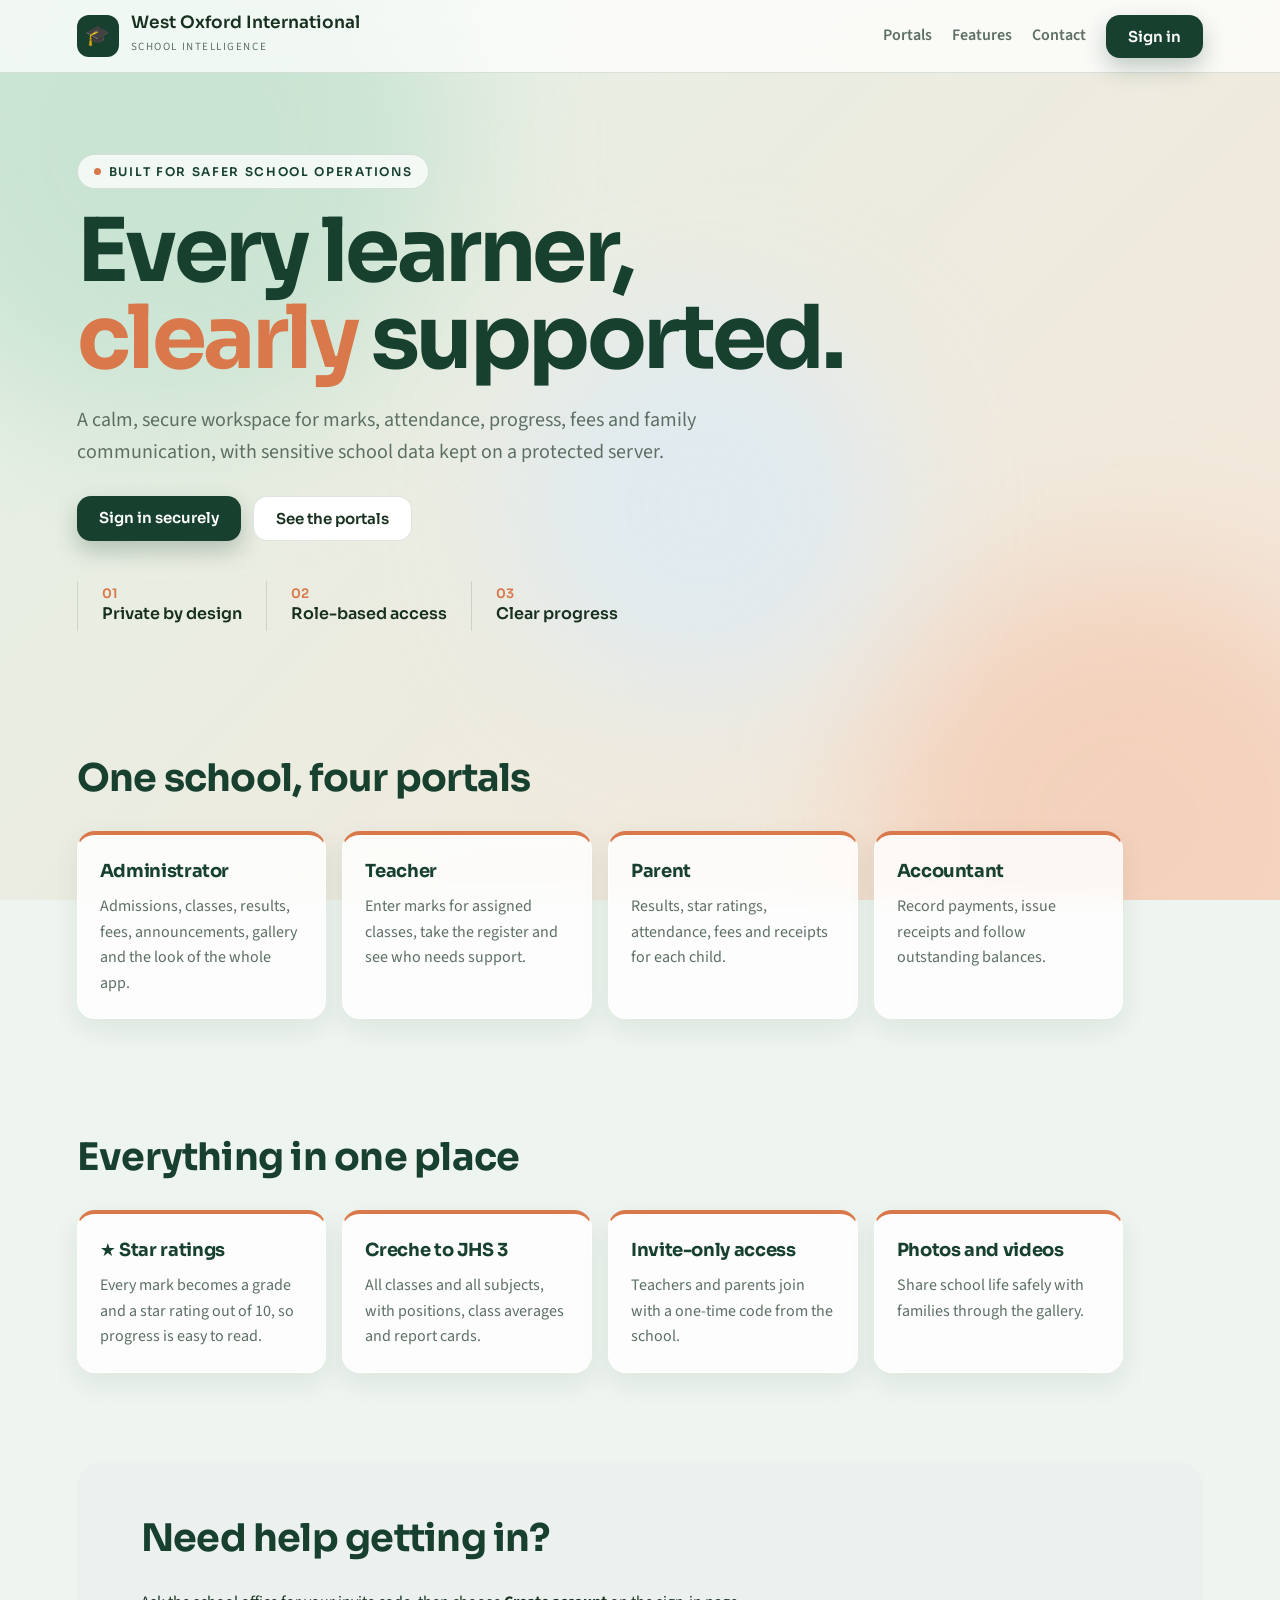
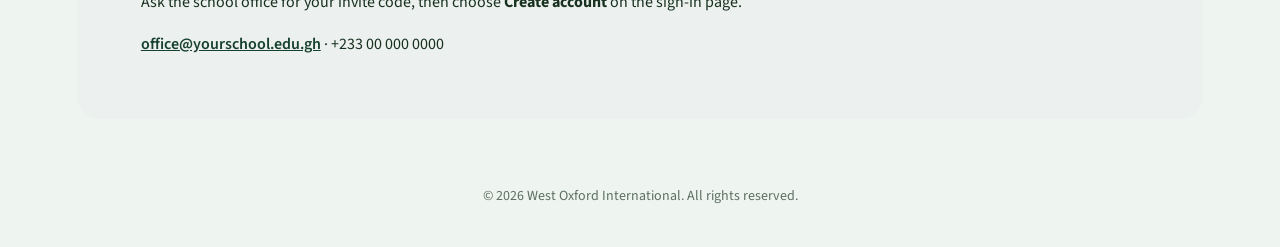
<file: index.html>
<!DOCTYPE html>
<html lang="en">
<head>
  <meta charset="utf-8">
  <meta name="viewport" content="width=device-width, initial-scale=1">
  <title>West Oxford International | School portal</title>
  <meta name="description" content="Marks, attendance, fees and progress for every learner, in one secure school portal.">
  <link rel="preconnect" href="https://fonts.googleapis.com">
  <link href="https://fonts.googleapis.com/css2?family=Sora:wght@500;600;700&family=Source+Sans+3:wght@400;600&display=swap" rel="stylesheet">
  <!-- Relative path (no leading slash) so it also works on a repo page like username.github.io/school-site/ -->
  <link rel="stylesheet" href="style.css">
</head>
<body>
  <div class="bg" aria-hidden="true"><span></span><span></span><span></span></div>

  <header class="nav">
    <a class="brand" href="#top">
      <span class="mark">🎓</span>
      <span><b>West Oxford International</b><small>School Intelligence</small></span>
    </a>
    <nav>
      <a href="#portals">Portals</a>
      <a href="#features">Features</a>
      <a href="#contact">Contact</a>
      <!-- CHANGE THIS LINK to your live portal address (search the file for YOUR-PORTAL-URL) -->
      <a class="btn" href="https://YOUR-PORTAL-URL">Sign in</a>
    </nav>
  </header>

  <main id="top">
    <section class="hero">
      <p class="pill">Built for safer school operations</p>
      <h1>Every learner,<br><em>clearly</em> supported.</h1>
      <p class="lead">A calm, secure workspace for marks, attendance, progress, fees and family communication, with sensitive school data kept on a protected server.</p>
      <div class="actions">
        <a class="btn" href="https://YOUR-PORTAL-URL">Sign in securely</a>
        <a class="btn ghost" href="#portals">See the portals</a>
      </div>
      <ul class="pillars">
        <li><small>01</small><b>Private by design</b></li>
        <li><small>02</small><b>Role-based access</b></li>
        <li><small>03</small><b>Clear progress</b></li>
      </ul>
    </section>

    <section id="portals" class="section">
      <h2>One school, four portals</h2>
      <div class="grid">
        <article class="card"><h3>Administrator</h3><p>Admissions, classes, results, fees, announcements, gallery and the look of the whole app.</p></article>
        <article class="card"><h3>Teacher</h3><p>Enter marks for assigned classes, take the register and see who needs support.</p></article>
        <article class="card"><h3>Parent</h3><p>Results, star ratings, attendance, fees and receipts for each child.</p></article>
        <article class="card"><h3>Accountant</h3><p>Record payments, issue receipts and follow outstanding balances.</p></article>
      </div>
    </section>

    <section id="features" class="section">
      <h2>Everything in one place</h2>
      <div class="grid">
        <article class="card"><h3>★ Star ratings</h3><p>Every mark becomes a grade and a star rating out of 10, so progress is easy to read.</p></article>
        <article class="card"><h3>Creche to JHS 3</h3><p>All classes and all subjects, with positions, class averages and report cards.</p></article>
        <article class="card"><h3>Invite-only access</h3><p>Teachers and parents join with a one-time code from the school.</p></article>
        <article class="card"><h3>Photos and videos</h3><p>Share school life safely with families through the gallery.</p></article>
      </div>
    </section>

    <section id="contact" class="section contact">
      <h2>Need help getting in?</h2>
      <p>Ask the school office for your invite code, then choose <b>Create account</b> on the sign-in page.</p>
      <!-- Replace with your real contact details -->
      <p><a href="mailto:office@yourschool.edu.gh">office@yourschool.edu.gh</a> · +233 00 000 0000</p>
    </section>
  </main>

  <footer class="foot">© 2026 West Oxford International. All rights reserved.</footer>
</body>
</html>
</file>
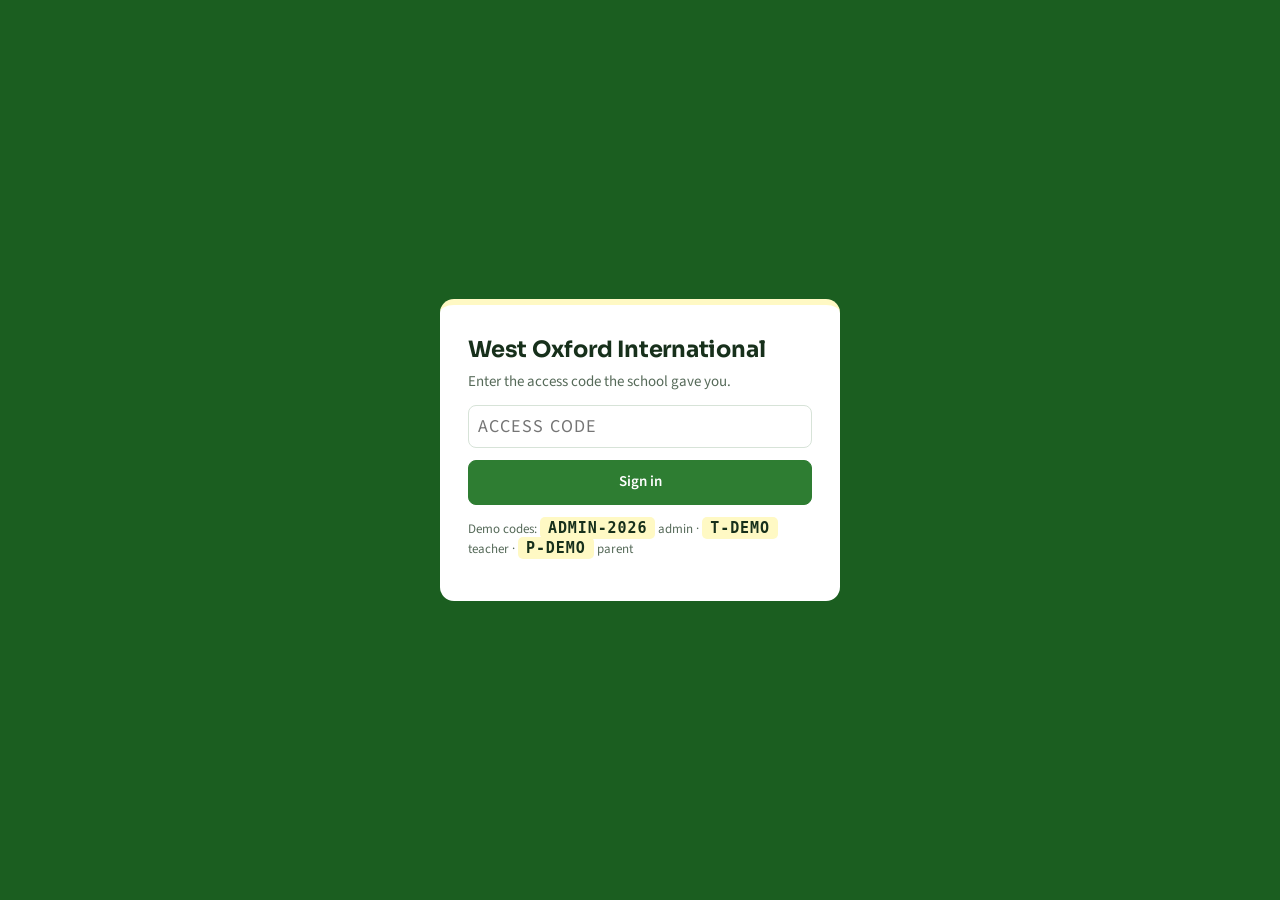
<file: classroll.html>
<!DOCTYPE html>
<html lang="en">
<head>
<meta charset="utf-8">
<meta name="viewport" content="width=device-width, initial-scale=1, viewport-fit=cover">
<title>Classroll – School portal</title>
<link href="https://fonts.googleapis.com/css2?family=Sora:wght@600;700&family=Source+Sans+3:wght@400;600&display=swap" rel="stylesheet">
<style>
:root{--bg:#F3F7F3;--surf:#fff;--ink:#17301B;--mute:#566A59;--line:#D7E3D8;--g1:#1B5E20;--g2:#2E7D32;--g3:#388E3C;--gl:#E8F5E9;--gm:#A5D6A7;--in:#FFF9C4;--star:#E0A100;--bad:#B3362B;--badsoft:#F9E1DE;--side:#1B5E20;--acc:#FFF9C4;
box-sizing:border-box;padding-top:env(safe-area-inset-top,0px);padding-bottom:env(safe-area-inset-bottom,0px)}
@media (prefers-color-scheme:dark){:root:not([data-theme="light"]){--bg:#0C1A0F;--surf:#13261A;--ink:#E6F2E7;--mute:#9DB6A0;--line:#25402B;--gl:#1B3524;--gm:#2E7D32;--in:#4B4511;--star:#F5C542;--bad:#F08A80;--badsoft:#43201C;--side:#0A1D0E}}
:root[data-theme="dark"]{--bg:#0C1A0F;--surf:#13261A;--ink:#E6F2E7;--mute:#9DB6A0;--line:#25402B;--gl:#1B3524;--gm:#2E7D32;--in:#4B4511;--star:#F5C542;--bad:#F08A80;--badsoft:#43201C;--side:#0A1D0E}
html{scroll-padding-top:env(safe-area-inset-top,0px);height:100%}
*{box-sizing:border-box}
body{margin:0;height:100%;background:var(--bg);color:var(--ink);font:400 15px/1.5 "Source Sans 3",system-ui,sans-serif}
h1,h2,h3{font-family:Sora,system-ui,sans-serif;margin:0;letter-spacing:-.01em}
.app{display:grid;grid-template-columns:210px 1fr;min-height:100%}
aside{background:var(--side);color:#E8F5E9;padding:18px 12px;display:flex;flex-direction:column;gap:3px}
.brand{font:700 19px Sora,sans-serif;color:#fff;padding:4px 10px}
.sub{font-size:13px;color:var(--gm);padding:0 10px 12px}
.nav{background:none;border:0;color:inherit;text-align:left;padding:8px 12px;border-radius:8px;font:inherit;cursor:pointer}
.nav:hover{background:rgba(255,255,255,.1)}
.nav[aria-current=true]{background:var(--acc);color:#12331A;font-weight:600}
.out{margin-top:auto}
button:focus-visible,input:focus-visible,select:focus-visible,textarea:focus-visible{outline:2px solid var(--star);outline-offset:1px}
main{padding:20px 26px;min-width:0}
.hd{background:var(--g1);color:#fff;border-radius:10px;padding:14px 18px;margin-bottom:16px;border-bottom:4px solid var(--acc)}
.hd h1{font-size:19px}.hd div{color:var(--gm);font-size:14px}
.row{display:flex;gap:8px;flex-wrap:wrap;align-items:center;margin-bottom:12px}
label{color:var(--mute);font-size:14px}
select,input,textarea,button.btn{font:inherit;padding:7px 9px;border:1px solid var(--line);border-radius:8px;background:var(--surf);color:var(--ink)}
button.btn{background:var(--g2);color:#fff;border-color:var(--g2);font-weight:600;cursor:pointer}
button.btn.alt{background:var(--surf);color:var(--ink);border-color:var(--line)}
.stats{display:grid;grid-template-columns:repeat(auto-fit,minmax(135px,1fr));gap:10px;margin-bottom:16px}
.stat{background:var(--surf);border:1px solid var(--line);border-top:4px solid var(--g2);border-radius:8px;padding:12px}
.stat b{display:block;font:700 22px Sora,sans-serif}.stat small{color:var(--mute)}
.card{background:var(--surf);border:1px solid var(--line);border-radius:10px;padding:14px;margin-bottom:16px}
.card h3{font-size:16px;margin-bottom:10px;color:var(--g2)}
.scroll{overflow-x:auto}
table{width:100%;border-collapse:collapse}
th,td{padding:6px 8px;border-bottom:1px solid var(--line);white-space:nowrap;text-align:left}
th{background:var(--gm);color:#12331A;font-size:13px;font-weight:600;white-space:pre-line;vertical-align:bottom}
tr.mx td{background:var(--gl);font-weight:600}
td.auto{background:var(--gl)}
td.nm{position:sticky;left:0;background:var(--surf);z-index:1}
input.mk{width:58px;background:var(--in);color:#17301B;text-align:center;padding:5px}
input.nmi{width:190px;background:var(--in);color:#17301B}
.stars{color:var(--star);letter-spacing:1px}
.pill{padding:2px 9px;border-radius:99px;font-size:13px;font-weight:600;background:var(--gl);color:var(--g2);border:0}
.pill.bad{background:var(--badsoft);color:var(--bad)}
.tog{cursor:pointer}
.bar{height:9px;background:var(--line);border-radius:9px;overflow:hidden;min-width:100px}.bar i{display:block;height:100%;background:var(--g3)}
.key{font-size:13px;color:var(--mute);margin:0 0 10px}.key span{padding:1px 8px;border-radius:4px;margin-right:6px;color:#17301B}
.code{font:700 15px ui-monospace,Menlo,monospace;letter-spacing:.06em;background:var(--in);color:#17301B;padding:2px 8px;border-radius:5px}
.toast{position:fixed;left:50%;bottom:calc(20px + env(safe-area-inset-bottom,0px));transform:translateX(-50%);background:var(--g1);color:#fff;padding:9px 16px;border-radius:8px;opacity:0;transition:opacity .2s;pointer-events:none;z-index:9}.toast.on{opacity:1}
.empty{color:var(--mute);padding:8px 0}
.login{min-height:100vh;display:grid;place-items:center;padding:20px;background:var(--g1)}
.lbox{background:var(--surf);border-radius:14px;padding:28px;max-width:400px;width:100%;border-top:6px solid var(--acc)}
.lbox input{width:100%;font-size:18px;letter-spacing:.08em;text-transform:uppercase;margin:12px 0}
.lbox .btn{width:100%;padding:10px}
.hint{font-size:13px;color:var(--mute);margin-top:14px}
.logo{height:42px;max-width:120px;object-fit:contain;border-radius:8px;vertical-align:middle;margin-right:10px;background:#fff;padding:2px}.login{background-size:cover;background-position:center}.gal{display:grid;grid-template-columns:repeat(auto-fill,minmax(220px,1fr));gap:12px}.gal figure{margin:0;background:var(--surf);border:1px solid var(--line);border-radius:10px;overflow:hidden}.gal img,.gal video{width:100%;height:160px;object-fit:cover;display:block;background:#000}.gal figcaption{padding:8px;font-size:14px}.banner{background:var(--gl);border-left:6px solid var(--acc);padding:10px 14px;border-radius:8px;margin-bottom:14px}.banner.warn{background:var(--badsoft);border-color:var(--bad)}
@media print{aside,.noprint,.toast{display:none!important}.app{display:block}main{padding:0}}
@media(max-width:760px){.app{grid-template-columns:1fr}aside{flex-direction:row;overflow-x:auto;padding:10px}.brand,.sub{display:none}.nav{white-space:nowrap}.out{margin:0}main{padding:14px}}
</style>
</head>
<body>
<div id="root"></div>
<div class="toast" id="toast" role="status"></div>
<script>
const CLS=['Creche','Nursery 1','Nursery 2','KG 1','KG 2','Basic 1','Basic 2','Basic 3','Basic 4','Basic 5','Basic 6A','Basic 6B','JHS 1','JHS 2','JHS 3'];
const COMP=['Class Exercises','Class Test 1','Class Test 2','Homework','Mid-Term Exam','End-of-Term Exam'];
const G=[[1,80,'Excellent'],[2,70,'Very Good'],[3,60,'Good'],[4,55,'Fairly Good'],[5,50,'Average'],[6,45,'Below Average'],[7,40,'Weak'],[8,35,'Very Weak'],[9,0,'Needs Urgent Help']];
const LV=['Needs Urgent Support','Very Weak','Weak','Below Average','Below Average','Average','Fair','Good','Very Good','Excellent','Outstanding'];
const TABS={admin:['Dashboard','Enter marks','Class dashboard','Learner report','Attendance','Learners','Access codes','Fees','Top 10','Gallery','Notices','Branding','Settings'],teacher:['Enter marks','Class dashboard','Learner report','Attendance','Top 10','Gallery','Notices'],parent:['Overview','Report card','Fees','Gallery','Notices']};
const KEY='classroll-v2';
const E=s=>String(s??'').replace(/[&<>"]/g,c=>({'&':'&amp;','<':'&lt;','>':'&gt;','"':'&quot;'}[c]));
const today=()=>new Date().toLocaleDateString('en-GB',{day:'numeric',month:'short',year:'numeric'});
let S,sess=null,seedv=7;const rnd=()=>(seedv=(seedv*16807)%2147483647)/2147483647;
function seed(){seedv=7;const FN=['Ama','Kofi','Esi','Yaw','Abena','Kwame','Efua','Kojo','Adwoa','Nii','Akosua','Fiifi','Maame','Kwesi','Araba','Nana'],LN=['Mensah','Boateng','Appiah','Owusu','Quaye','Sarpong','Asante','Tetteh','Darko','Amoah','Ofori','Acheampong'];
 const st={school:'West Oxford International',year:'2026/2027',pass:60,max:[20,30,30,20,100,100],admin:'ADMIN-2026'};
 const subj=['Mathematics','English','Science','Social Studies','ICT','RME','Creative Arts','Ghanaian Language'];
 const D={},cd={};let uid=1;
 CLS.forEach((c,ci)=>{cd[c]=40;D[c]=[];for(let k=0;k<7;k++){const a=35+rnd()*55,l={id:uid++,name:(LN[(k*5+ci)%12]+' '+FN[(k*3+ci*2)%16]).toUpperCase(),g:k%2?'F':'M',m:{},ab:Math.floor(rnd()*7),fee:800+ci*40,paid:0};
  l.paid=Math.round(l.fee*[1,1,.5,.75,.25][Math.floor(rnd()*5)]);
  subj.forEach(s=>{const b=a+(rnd()-.5)*22;l.m[s]=[0,1].map(t=>st.max.map(mx=>Math.max(0,Math.min(mx,Math.round(mx*(b+(rnd()-.5)*20+t*3)/100))))).concat([[]])});D[c].push(l)}});
 return{st,subj,D,cd,attd:{},uid,pay:[],notes:[{t:'Welcome to Classroll. Marks, attendance and fees all live here.',d:today()},{t:'Term 2 report cards will be ready for parents once teachers finish entering marks.',d:today()}],
  T:[{name:'Peniel Quarshie',code:'T-DEMO',cls:['Basic 6A','Basic 6B'],subj:['Mathematics']},{name:'Abigail Tetteh',code:'T-ENG01',cls:['JHS 1','JHS 2','JHS 3'],subj:['English','Social Studies']}],
  P:[{name:'Kofi Mensah',code:'P-DEMO',lids:[D['Basic 6A'][0].id,D['JHS 1'][1].id]}]}}
function fix(s){s.br=Object.assign({logo:'',tag:'',welcome:'',c1:'#1B5E20',c2:'#FFF9C4',bgType:'default',bg:'#F3F7F3',bgImg:'',hint:true},s.br||{});s.gal=s.gal||[];return s}
function load(){let s=null;try{const j=localStorage.getItem(KEY);if(j)s=JSON.parse(j)}catch(e){}return fix(s||seed())}
function save(){try{localStorage.setItem(KEY,JSON.stringify(S))}catch(e){}}
const lg=()=>S.br.logo?`<img class="logo" src="${E(S.br.logo)}" alt="School logo">`:'';
const loginBg=()=>S.br.bgType=='image'&&S.br.bgImg?`background-image:url('${E(S.br.bgImg)}')`:'';
const banner=()=>{let h='';if(S.br.welcome)h+=`<div class="banner">${E(S.br.welcome)}</div>`;if(sess&&sess.role=='admin'&&S.st.admin=='ADMIN-2026')h+='<div class="banner warn"><b>Change the admin code.</b> It is still the demo code. Open Settings to set your own.</div>';return h};
function theme(){const b=S.br,r=document.documentElement.style,dk=matchMedia('(prefers-color-scheme: dark)').matches,d=b.c1.toLowerCase()=='#1b5e20';const set=(k,v)=>v?r.setProperty(k,v):r.removeProperty(k),m=q=>`color-mix(in srgb,${b.c1} ${q}%,white)`;
 set('--g1',d?'':b.c1);set('--side',d||dk?'':b.c1);set('--g2',d?'':m(82));set('--g3',d?'':m(68));set('--gl',d||dk?'':m(10));set('--gm',d||dk?'':m(38));set('--acc',b.c2.toLowerCase()=='#fff9c4'?'':b.c2);
 document.body.style.background=b.bgType=='image'&&b.bgImg?`url("${b.bgImg}") center/cover fixed`:b.bgType=='color'?b.bg:''}
async function putMedia(f,max,type){const isV=f.type.startsWith('video');let A=null;try{A=window.claude?await window.claude.use('assets'):null}catch(e){}let blob=f;
 if(!isV){try{const bm=await createImageBitmap(f),k=Math.min(1,max/Math.max(bm.width,bm.height)),c=document.createElement('canvas');c.width=Math.round(bm.width*k);c.height=Math.round(bm.height*k);c.getContext('2d').drawImage(bm,0,0,c.width,c.height);blob=await new Promise(r=>c.toBlob(r,type,.82))}catch(e){toast('That picture could not be read');return null}}
 if(A){try{return(await A.upload(blob)).url}catch(e){toast('Upload was refused: '+(e.message||'check file storage'));return null}}
 if(isV){toast('Videos need the hosted page with file storage. Pictures work here.');return null}
 return await new Promise(r=>{const fr=new FileReader();fr.onload=()=>r(fr.result);fr.readAsDataURL(blob)})}
const U={tab:0,cls:'',subj:'',term:1,dterm:1,dsubj:'ALL',rid:null,gp:'A',child:null,code:'',q:'',fc:'Basic 6A',fid:null,ab:{}};
const toast=m=>{const t=document.getElementById('toast');t.textContent=m;t.classList.add('on');clearTimeout(toast.h);toast.h=setTimeout(()=>t.classList.remove('on'),2200)};
const avgA=a=>a.length?Math.round(a.reduce((p,c)=>p+c,0)/a.length*10)/10:null;
function tot(l,s,t){let x=0,mx=0,n=0;((l.m[s]||[])[t-1]||[]).forEach((v,i)=>{if(v!==null&&v!==undefined){x+=v;mx+=S.st.max[i];n++}});return n?{s:x,f:Math.round(x/mx*1000)/10}:null}
function fin(l,s,t){if(t==='A')return avgA([1,2,3].map(x=>fin(l,s,x)).filter(v=>v!==null));if(s==='ALL')return avgA(S.subj.map(x=>fin(l,x,t)).filter(v=>v!==null));const r=tot(l,s,t);return r?r.f:null}
const gr=f=>G.find(g=>f>=g[1]),sn=f=>Math.min(10,Math.round(f/10)),sstr=n=>'★'.repeat(n)+'☆'.repeat(10-n),stx=n=>`<span class="stars">${sstr(n)}</span>`;
const pos=(c,s,t,f)=>1+S.D[c].filter(x=>{const y=fin(x,s,t);return y!==null&&y>f}).length;
const vals=(c,s,t)=>S.D[c].map(l=>fin(l,s,t)).filter(v=>v!==null);
const rate=a=>a.length?Math.round(a.filter(v=>v>=S.st.pass).length/a.length*100):null;
const pc=v=>v===null||v===undefined?'':v+'%';
const med=a=>{if(!a.length)return null;const s=[...a].sort((x,y)=>x-y),m=s.length>>1;return s.length%2?s[m]:Math.round((s[m-1]+s[m])*5)/10};
const att=(c,l)=>S.cd[c]?Math.round((1-l.ab/S.cd[c])*100):100;
const bal=l=>l.fee-l.paid;
const cur=n=>'GH₵ '+n.toLocaleString();
const findL=id=>{for(const c of CLS){const l=S.D[c].find(x=>x.id==id);if(l)return{l,c}}return null};
const myCls=()=>sess.role=='admin'?CLS:sess.t.cls,mySub=()=>sess.role=='admin'?S.subj:sess.t.subj;
const bar=p=>`<div class="bar"><i style="width:${Math.min(100,p||0)}%"></i></div>`;
const tbl=(h,r,em)=>`<div class="scroll"><table><thead><tr>${h.map(x=>`<th>${x}</th>`).join('')}</tr></thead><tbody>${r.length?r.map(x=>`<tr>${x.map(c=>`<td>${c}</td>`).join('')}</tr>`).join(''):`<tr><td colspan="${h.length}" class="empty">${em||'Nothing here yet.'}</td></tr>`}</tbody></table></div>`;
const stat=(n,l)=>`<div class="stat"><b>${n}</b><small>${l}</small></div>`;
const sel=(id,o,v,lab)=>`<label>${lab} <select id="${id}">${o.map(x=>`<option value="${E(x[0])}" ${x[0]==v?'selected':''}>${E(x[1])}</option>`).join('')}</select></label>`;
const cSel=(id,v)=>sel(id,myCls().map(c=>[c,c]),v,'Class');
const sSel=(id,v,all)=>sel(id,[...(all?[['ALL','All subjects']]:[]),...mySub().map(s=>[s,s])],v,'Subject');
const tSel=(id,v,an)=>sel(id,[[1,'Term 1'],[2,'Term 2'],[3,'Term 3'],...(an?[['A','Annual']]:[])],v,'Period');
const codeGen=p=>{const a='ABCDEFGHJKLMNPQRSTUVWXYZ23456789';let s='';for(let i=0;i<5;i++)s+=a[Math.floor(Math.random()*a.length)];return p+'-'+s};
const notices=()=>`<div class="card"><h3>Announcements</h3>${S.notes.length?S.notes.map(n=>`<p style="margin:8px 0"><b>${E(n.d)}</b> · ${E(n.t)}</p>`).join(''):'<p class="empty">No announcements yet.</p>'}</div>`;

function report(l,c){const f=fin(l,'ALL','A'),ft=[1,2,3].map(t=>fin(l,'ALL',t)).filter(v=>v!==null),tr=ft.length>1?ft[ft.length-1]-ft[ft.length-2]:null;
 const rows=S.subj.map(s=>[s,...[1,2,3].map(t=>pc(fin(l,s,t))),...(()=>{const a=fin(l,s,'A');return a===null?['','','']:[a+'%',gr(a)[0]+' · '+gr(a)[2],stx(sn(a))]})()]);
 const sv=S.subj.map(s=>[s,fin(l,s,'A')]).filter(x=>x[1]!==null).sort((a,b)=>b[1]-a[1]);
 const cm=f===null?'No marks recorded yet.':`${l.name.split(' ')[0]} is performing at "${LV[sn(f)].toLowerCase()}" level${sv.length>1?`, strongest in ${sv[0][0]} and needing most support in ${sv[sv.length-1][0]}`:''}.${tr!==null?(tr>0?' Results improved since last term. Keep it up!':tr<0?' Results dropped since last term. Extra practice at home will help.':' Results are steady.'):''}`;
 return `<div class="card"><h3>${lg()}${E(S.st.school)}: report card</h3><p><b>${E(l.name)}</b> · ${c} · ${l.g=='M'?'Boy':'Girl'} · ${E(S.st.year)}</p>
 <div class="stats">${stat(f===null?'–':f+'%','Annual average')}${stat(f===null?'–':pos(c,'ALL','A',f)+' of '+vals(c,'ALL','A').length,'Position in class')}${stat(f===null?'–':stx(sn(f)),f===null?'Stars':LV[sn(f)])}${stat(att(c,l)+'%','Attendance')}</div>
 ${tbl(['Subject','Term 1','Term 2','Term 3','Annual','GES grade','Stars'],rows)}<p><b>Comment:</b> ${E(cm)}</p><button class="btn alt noprint" id="print">Print report card</button></div>`}

function cells(l){const r=tot(l,U.subj,U.term);if(!r)return{s:'',f:'',g:'',r:'',p:'',n:'',st:''};const g=gr(r.f),n=sn(r.f);return{s:r.s,f:r.f,g:g[0],r:g[2],p:pos(U.cls,U.subj,U.term,r.f),n,st:stx(n)}}
const KS=['s','f','g','r','p','n','st'];
function refresh(){S.D[U.cls].forEach(l=>{const c=cells(l);KS.forEach(k=>{const e=document.getElementById(k+l.id);if(e)e.innerHTML=c[k]})})}

const V={
'Dashboard':()=>{const t=U.dterm,s=U.dsubj,all=CLS.flatMap(c=>S.D[c].map(l=>fin(l,s,t)).filter(v=>v!==null)),L=CLS.flatMap(c=>S.D[c]);
 const paid=L.reduce((a,l)=>a+l.paid,0),billed=L.reduce((a,l)=>a+l.fee,0);
 const rows=CLS.map(c=>{const a=vals(c,s,t),m=avgA(a),ss=avgA(a.map(sn));return[c,a.length,m??'',med(a)??'',a.length?Math.max(...a):'',a.length?Math.min(...a):'',pc(rate(a)),ss??'',ss===null?'':stx(Math.round(ss))]});
 const sr=S.subj.map(x=>{const a=CLS.flatMap(c=>vals(c,x,t));const m=avgA(a);return[x,m??'',pc(rate(a)),m===null?'':stx(sn(m)),bar(m)]});
 return `${banner()}<div class="row">${tSel('dterm',t,1)}${sel('dsubj',[['ALL','All subjects'],...S.subj.map(x=>[x,x])],s,'Subject')}</div>
 <div class="stats">${stat(L.length,'Learners')}${stat(S.T.length,'Teachers')}${stat(avgA(all)??'–','School mean (%)')}${stat(all.length?pc(rate(all)):'–','Pass rate')}${stat(Math.round(paid/billed*100)+'%','Fees collected')}${stat(Math.round(L.reduce((a,l)=>a+att(CLS.find(c=>S.D[c].includes(l)),l),0)/L.length)+'%','Attendance')}</div>
 <div class="card"><h3>Class performance</h3>${tbl(['Class','Learners','Mean','Median','Highest','Lowest','Pass rate','Avg stars','Class stars'],rows)}</div>
 <div class="card"><h3>Subject performance (all classes)</h3>${tbl(['Subject','Mean','Pass rate','Stars',''],sr)}</div>`},
'Enter marks':()=>{const L=S.D[U.cls];return `<div class="row">${cSel('cls',U.cls)}${sSel('subj',U.subj)}${tSel('term',U.term)}${sess.role=='admin'?'<button class="btn" id="add">Add learner</button>':''}</div>
<p class="key"><span style="background:var(--in)">Yellow</span>type here <span style="background:var(--gl);margin-left:10px">Green</span>fills in automatically. Leave a mark empty if not done yet; type 0 for a zero. Marks save as you type.</p>
<div class="card"><div class="scroll"><table><thead><tr><th>No.</th><th>Learner name</th>${COMP.map(c=>`<th>${c.replace(' ','\n')}</th>`).join('')}<th>Total\nscore</th><th>FINAL\nMARK /100</th><th>GES\ngrade</th><th>Remark</th><th>Position</th><th>Stars\n(/10)</th><th>Star rating</th></tr></thead><tbody>
<tr class="mx"><td></td><td>MAXIMUM MARKS</td>${S.st.max.map(m=>`<td>${m}</td>`).join('')}<td>${S.st.max.reduce((a,b)=>a+b)}</td><td>100</td><td colspan="5"></td></tr>
${L.map((l,i)=>{const c=cells(l),m=(l.m[U.subj]||[])[U.term-1]||[];return `<tr><td>${i+1}</td><td class="nm">${E(l.name)}</td>${S.st.max.map((mx,j)=>`<td><input class="mk" type="number" inputmode="numeric" min="0" max="${mx}" value="${m[j]??''}" data-l="${l.id}" data-j="${j}" aria-label="${COMP[j]} for ${E(l.name)}"></td>`).join('')}${KS.map(k=>`<td class="auto" id="${k}${l.id}">${c[k]}</td>`).join('')}</tr>`}).join('')}</tbody></table></div></div>`},
'Class dashboard':()=>{const a=vals(U.cls,U.dsubj,U.dterm),n=a.length,ss=a.map(sn),sm=avgA(ss);const dist=G.map(g=>[g,a.filter(v=>gr(v)[0]==g[0]).length]);
 const ranked=S.D[U.cls].filter(l=>fin(l,U.dsubj,U.dterm)!==null).sort((x,y)=>fin(y,U.dsubj,U.dterm)-fin(x,U.dsubj,U.dterm));
 const low=ranked.filter(l=>fin(l,U.dsubj,U.dterm)<S.st.pass);
 return `<div class="row">${cSel('cls',U.cls)}${sSel('dsubj',U.dsubj,1)}${tSel('dterm',U.dterm,1)}</div><div class="stats">${stat(n,'Learners assessed')}${stat(n?avgA(a):'–','Class mean (%)')}${stat(n?Math.max(...a):'–','Highest')}${stat(n?Math.min(...a):'–','Lowest')}${stat(n?pc(rate(a)):'–','Pass rate')}${stat(n?sm:'–','Average stars')}</div>
 <div class="card">${n?`<h3>Class star rating: ${stx(Math.round(sm))} ${LV[Math.round(sm)]}</h3>`:'<p class="empty">No marks entered for this period yet.</p>'}</div>
 <div class="card"><h3>Needs support (below ${S.st.pass}%)</h3>${low.length?low.map(l=>`<span class="pill bad" style="margin-right:6px">${E(l.name)} · ${fin(l,U.dsubj,U.dterm)}%</span>`).join(''):'<p class="empty">Nobody is below the pass mark.</p>'}</div>
 <div class="card"><h3>Grade spread</h3>${tbl(['GES grade','Remark','Learners',''],dist.map(([g,c])=>[g[0],g[2],c,bar(n?c/n*100:0)]))}</div>
 <div class="card"><h3>Learners ranked</h3>${tbl(['Pos.','Learner','Mark','Grade','Stars'],ranked.map(l=>{const f=fin(l,U.dsubj,U.dterm);return[pos(U.cls,U.dsubj,U.dterm,f),E(l.name),f,gr(f)[0],stx(sn(f))]}))}</div>`},
'Learner report':()=>{const L=S.D[U.cls];if(!L.find(l=>l.id==U.rid))U.rid=L[0]?.id;const l=L.find(x=>x.id==U.rid);
 return `<div class="row noprint">${cSel('cls',U.cls)}${sel('rid',L.map(x=>[x.id,x.name]),U.rid,'Learner')}</div>`+(l?report(l,U.cls):'<p class="empty">No learners in this class.</p>')},
'Attendance':()=>{const L=S.D[U.cls],done=S.attd[U.cls]==today();return `<div class="row">${cSel('cls',U.cls)}<span class="pill">${S.cd[U.cls]} days recorded</span></div><div class="card"><h3>Register for ${today()}</h3>${done?'<p class="empty">Today’s register is already saved for this class.</p>':''}${tbl(['Learner','Today','Attendance'],L.map(l=>{const p=!U.ab[l.id];return[E(l.name),`<button class="pill tog ${p?'':'bad'}" data-att="${l.id}">${p?'Present':'Absent'}</button>`,att(U.cls,l)+'%']}))}<div class="row" style="margin-top:12px"><button class="btn" id="saveatt" ${done?'disabled':''}>Save register</button></div></div>`},
'Learners':()=>{const rows=CLS.flatMap(c=>S.D[c].map(l=>[c,l])).filter(([c,l])=>l.name.toLowerCase().includes(U.q.toLowerCase()));
 return `<div class="card"><h3>Admit a learner</h3><div class="row">${cSel('cls',U.cls)}<input id="nn" placeholder="Full name" aria-label="Full name"><select id="ng" aria-label="Gender"><option>M</option><option>F</option></select><button class="btn" id="admit">Admit learner</button></div></div>
 <div class="card"><h3>All learners (${rows.length})</h3><div class="row"><input id="q" placeholder="Search by name" value="${E(U.q)}" aria-label="Search"></div>${tbl(['Name','Class','M/F','Average','Stars','Attendance','Fee balance'],rows.map(([c,l])=>{const f=fin(l,'ALL','A');return[E(l.name),c,l.g,pc(f),f===null?'':stx(sn(f)),att(c,l)+'%',bal(l)?`<span class="pill bad">${cur(bal(l))}</span>`:'<span class="pill">Cleared</span>']}))}</div>`},
'Access codes':()=>`<div class="card"><h3>Give a teacher access</h3><p class="key">Choose the classes and subjects they teach (hold Ctrl or Cmd to pick more than one). The app creates their code.</p><div class="row"><input id="tn" placeholder="Teacher name" aria-label="Teacher name"><select id="tc" multiple size="5" aria-label="Classes">${CLS.map(c=>`<option>${c}</option>`).join('')}</select><select id="ts" multiple size="5" aria-label="Subjects">${S.subj.map(c=>`<option>${E(c)}</option>`).join('')}</select><button class="btn" id="gent">Generate teacher code</button></div>
 ${tbl(['Teacher','Classes','Subjects','Code','Status',''],S.T.map((t,i)=>[E(t.name),t.cls.join(', '),t.subj.map(E).join(', '),`<span class="code">${t.code}</span>`,t.off?'<span class="pill bad">Revoked</span>':'<span class="pill">Active</span>',`<button class="btn alt" data-rev="T${i}">${t.off?'Restore':'Revoke'}</button>`]))}</div>
 <div class="card"><h3>Give a parent access</h3><p class="key">Pick the learner and type the parent’s name. If that parent already has a code, the child is added to it.</p><div class="row">${cSel('fc',U.fc)}${sel('fid',S.D[U.fc].map(l=>[l.id,l.name]),U.fid||S.D[U.fc][0]?.id,'Learner')}<input id="pn" placeholder="Parent name" aria-label="Parent name"><button class="btn" id="genp">Generate parent code</button></div>
 ${tbl(['Parent','Children','Code','Status',''],S.P.map((p,i)=>[E(p.name),p.lids.map(id=>E(findL(id)?.l.name)).join(', '),`<span class="code">${p.code}</span>`,p.off?'<span class="pill bad">Revoked</span>':'<span class="pill">Active</span>',`<button class="btn alt" data-rev="P${i}">${p.off?'Restore':'Revoke'}</button>`]))}</div>`,
'Fees':()=>{const L=S.D[U.fc];const rows=CLS.flatMap(c=>S.D[c].filter(bal).map(l=>[E(l.name),c,cur(bal(l))]));
 return `<div class="card"><h3>Record a payment</h3><div class="row">${cSel('fc',U.fc)}${sel('fid',L.map(l=>[l.id,`${l.name} (owes ${cur(bal(l))})`]),U.fid||L[0]?.id,'Learner')}<input id="pa" type="number" min="1" placeholder="Amount (GH₵)" aria-label="Amount"><button class="btn" id="pay">Issue receipt</button></div></div>
 <div class="card"><h3>Outstanding balances</h3>${tbl(['Learner','Class','Balance'],rows,'Every account is cleared.')}</div><div class="card"><h3>Receipts</h3>${tbl(['Receipt','Learner','Date','Amount'],S.pay.slice().reverse().map(p=>[p.id,E(findL(p.lid)?.l.name),p.d,cur(p.a)]),'No receipts yet.')}</div>`},
'Top 10':()=>{const all=myCls().flatMap(c=>S.D[c].map(l=>({c,l,f:fin(l,U.dsubj,U.gp)}))).filter(x=>x.f!==null).sort((a,b)=>b.f-a.f).slice(0,10);
 return `<div class="row">${tSel('gp',U.gp,1)}${sSel('dsubj',U.dsubj,1)}</div><div class="card"><h3>Top 10 learners</h3>${tbl(['Rank','Learner','Class','M/F','Mark','Grade','Stars'],all.map((r,i)=>[i+1,E(r.l.name),r.c,r.l.g,r.f,gr(r.f)[0],stx(sn(r.f))]))}</div>`},
'Notices':()=>(sess.role=='admin'?`<div class="row"><input id="nt" placeholder="Write an announcement" style="flex:1;min-width:220px" aria-label="Announcement"><button class="btn" id="post">Post announcement</button></div>`:'')+notices(),
'Settings':()=>`<div class="card"><h3>School details</h3><div class="row"><label>School name <input data-st="school" value="${E(S.st.school)}"></label><label>Academic year <input data-st="year" value="${E(S.st.year)}"></label><label>Pass mark (%) <input data-st="pass" type="number" value="${S.st.pass}" style="width:80px"></label><label>Admin code <input data-st="admin" value="${E(S.st.admin)}"></label></div><p class="key">Change the admin code before real use.</p></div>
<div class="card"><h3>Assessment maximum marks</h3><div class="row">${COMP.map((c,i)=>`<label>${c} <input data-mx="${i}" type="number" min="1" value="${S.st.max[i]}" style="width:80px"></label>`).join('')}</div></div>
<div class="card"><h3>Subjects</h3><p>${S.subj.map(E).join(' · ')}</p><div class="row"><input id="ns" placeholder="New subject"><button class="btn" id="adds">Add subject</button><button class="btn alt" id="reset">Reset demo data</button></div></div>
<div class="card"><h3>GES grading and star rating</h3>${tbl(['Grade','From (%)','Remark'],G.map(g=>[g[0],g[1],g[2]]))}<p class="key">Stars = final mark ÷ 10, rounded to the nearest whole star, out of 10.</p></div>`,
'Gallery':()=>(sess.role=='admin'?`<div class="card noprint"><h3>Add to the gallery</h3><div class="row"><input id="gf" type="file" accept="image/*,video/*" multiple aria-label="Choose pictures or videos"><input id="gc" placeholder="Caption (optional)" aria-label="Caption"><button class="btn" id="gadd">Upload</button></div><p class="key">Pictures are resized automatically. Videos need file storage, which is available when the owner opens the hosted page.</p></div>`:'')+`<div class="gal">${S.gal.length?S.gal.map((g,i)=>`<figure>${g.type=='vid'?`<video src="${E(g.src)}" controls preload="metadata"></video>`:`<img src="${E(g.src)}" alt="${E(g.cap||'School photo')}">`}<figcaption>${E(g.cap||'')} ${sess.role=='admin'?`<button class="btn alt" data-gdel="${i}">Remove</button>`:''}</figcaption></figure>`).join(''):'<p class="empty">No pictures or videos yet.</p>'}</div>`,
'Branding':()=>{const b=S.br,o=(v,t)=>`<option value="${v}" ${b.bgType==v?'selected':''}>${t}</option>`;return `<div class="card"><h3>Logo and welcome</h3><div class="row">${lg()}<input id="lf" type="file" accept="image/*" aria-label="Upload school logo"><button class="btn alt" id="lrm">Remove logo</button></div><div class="row"><label>Tagline <input data-br="tag" value="${E(b.tag)}" style="width:280px"></label></div><div class="row"><label>Welcome message <textarea data-br="welcome" rows="2" style="width:min(520px,100%)">${E(b.welcome)}</textarea></label></div></div>
<div class="card"><h3>Colours</h3><div class="row"><label>Main colour <input type="color" data-br="c1" value="${b.c1}"></label><label>Highlight colour <input type="color" data-br="c2" value="${b.c2}"></label><button class="btn alt" id="bdef">Back to green and yellow</button></div></div>
<div class="card"><h3>App background</h3><div class="row"><label>Style <select data-br="bgType">${o('default','Default')}${o('color','Solid colour')}${o('image','Picture')}</select></label><label>Colour <input type="color" data-br="bg" value="${b.bg}"></label><input id="bf" type="file" accept="image/*" aria-label="Upload background picture"></div></div>
<div class="card"><h3>Sign-in page</h3><label><input type="checkbox" data-brc="hint" ${b.hint?'checked':''}> Show the demo codes on the sign-in page</label><p class="key">Turn this off before real use.</p></div>`},
'Overview':()=>{const k=kids(),x=findL(U.child),l=x.l,c=x.c,f=fin(l,'ALL','A'),sv=S.subj.map(s=>[s,fin(l,s,'A')]).filter(v=>v[1]!==null).sort((a,b)=>b[1]-a[1]);
 return childSel(k)+banner()+`<div class="stats">${stat(f===null?'–':f+'%','Annual average')}${stat(f===null?'–':pos(c,'ALL','A',f)+' of '+vals(c,'ALL','A').length,'Position')}${stat(f===null?'–':stx(sn(f)),f===null?'Stars':LV[sn(f)])}${stat(att(c,l)+'%','Attendance')}${stat(bal(l)?cur(bal(l)):'Cleared','Fee balance')}</div>
 <div class="card"><h3>Subjects at a glance</h3>${tbl(['Subject','Annual mark','Stars',''],sv.map(([s,v])=>[s,v+'%',stx(sn(v)),bar(v)]),'No marks yet.')}</div>${notices()}`},
'Report card':()=>{const x=findL(U.child);return `<div class="noprint">${childSel(kids())}</div>`+report(x.l,x.c)},
'Fees ':()=>{}
};
V['Fees']=((adm)=>()=>sess.role=='parent'?(()=>{const x=findL(U.child),l=x.l;return childSel(kids())+`<div class="stats">${stat(cur(l.fee),'Billed')}${stat(cur(l.paid),'Paid')}${stat(bal(l)?cur(bal(l)):'Cleared','Balance')}</div><div class="card"><h3>Receipts</h3>${tbl(['Receipt','Date','Amount'],S.pay.filter(p=>p.lid==l.id).map(p=>[p.id,p.d,cur(p.a)]),'No receipts yet.')}</div>`})():adm())(V['Fees']);
const kids=()=>sess.p.lids.map(findL).filter(Boolean);
const childSel=k=>`<div class="row noprint">${sel('child',k.map(x=>[x.l.id,x.l.name+' ('+x.c+')']),U.child,'Child')}</div>`;

function render(){const root=document.getElementById('root');
 if(!sess){root.innerHTML=`<div class="login" style="${loginBg()}"><div class="lbox">${lg()}<h2>${E(S.st.school)}</h2><p style="color:var(--mute);margin:4px 0 0">Enter the access code the school gave you.</p><input id="code" placeholder="ACCESS CODE" autocomplete="off" aria-label="Access code" value="${E(U.code)}"><button class="btn" id="login">Sign in</button>${S.br.hint?'<p class="hint">Demo codes: <span class="code">ADMIN-2026</span> admin · <span class="code">T-DEMO</span> teacher · <span class="code">P-DEMO</span> parent</p>':''}</div></div>`;return}
 const tabs=TABS[sess.role];if(U.tab>=tabs.length)U.tab=0;const tn=tabs[U.tab];
 root.innerHTML=`<div class="app"><aside><div class="brand">${lg()}Classroll</div><div class="sub">${E(sess.name)} · ${sess.role}</div>${tabs.map((t,i)=>`<button class="nav" data-tab="${i}" ${i==U.tab?'aria-current="true"':''}>${t}</button>`).join('')}<button class="nav out" id="logout">Sign out</button></aside><main><div class="hd"><h1>${lg()}${E(S.st.school).toUpperCase()}</h1><div>${S.br.tag?E(S.br.tag)+' · ':''}${tn} · Academic year ${E(S.st.year)}</div></div>${V[tn]()}</main></div>`}
function start(role){U.tab=0;U.cls=sess.role=='parent'?'':myCls()[0];U.subj=sess.role=='parent'?'':mySub()[0];U.dsubj='ALL';U.fc=CLS[10];U.fid=null;U.rid=null;if(sess.role=='parent')U.child=sess.p.lids[0]}
document.addEventListener('click',e=>{const t=e.target,id=t.id,b=t.closest('[data-tab]');
 const ADM=['add','admit','gent','genp','pay','post','adds','reset','lrm','bdef','gadd'];if((ADM.includes(id)||t.dataset.rev||t.dataset.gdel)&&(!sess||sess.role!='admin'))return;
 if(id=='lrm'){S.br.logo='';save();render();return}
 if(id=='bdef'){Object.assign(S.br,{c1:'#1B5E20',c2:'#FFF9C4'});save();theme();render();return}
 if(t.dataset.gdel){S.gal.splice(+t.dataset.gdel,1);save();render();return}
 if(id=='gadd'){const fs=[...document.getElementById('gf').files],cap=document.getElementById('gc').value.trim();if(!fs.length)return toast('Choose a picture or video first');toast('Uploading…');(async()=>{let n=0;for(const f of fs){if(S.gal.length>=40)break;const v=f.type.startsWith('video'),u=await putMedia(f,900,'image/jpeg');if(u){S.gal.push({type:v?'vid':'img',src:u,cap});n++}}save();render();toast(n?n+' added to the gallery':'Nothing was added')})();return}
 if(b){U.tab=+b.dataset.tab;render();return}
 if(id=='login'){if(Date.now()<(U.lock||0))return toast('Sign-in is paused. Try again in '+Math.ceil((U.lock-Date.now())/1000)+' seconds.');const v=document.getElementById('code').value.trim().toUpperCase();U.code=v;
  if(v&&v===S.st.admin.toUpperCase())sess={role:'admin',name:'Administrator'};
  else{const th=S.T.find(x=>x.code===v&&!x.off),p=S.P.find(x=>x.code===v&&!x.off);if(th)sess={role:'teacher',name:th.name,t:th};else if(p)sess={role:'parent',name:p.name,p}}
  if(!sess){U.fails=(U.fails||0)+1;if(U.fails>=5){U.lock=Date.now()+60000;U.fails=0;toast('Too many wrong codes. Sign-in is paused for 1 minute.')}else toast('That code is not recognised, or it has been revoked. Check it and try again.');return}U.code='';U.fails=0;start();render();return}
 if(id=='logout'){sess=null;render();return}
 if(id=='print'){window.print();return}
 if(id=='add'||id=='admit'){const nm=id=='admit'?(document.getElementById('nn').value.trim().toUpperCase()):'NEW LEARNER';if(!nm)return toast('Enter the learner’s name first');S.D[U.cls].push({id:S.uid++,name:nm,g:id=='admit'?document.getElementById('ng').value:'M',m:{},ab:0,fee:800+CLS.indexOf(U.cls)*40,paid:0});save();render();toast('Learner admitted to '+U.cls);return}
 if(t.dataset.att){U.ab[t.dataset.att]=!U.ab[t.dataset.att];render();return}
 if(id=='saveatt'){S.D[U.cls].forEach(l=>{if(U.ab[l.id])l.ab++});S.cd[U.cls]++;S.attd[U.cls]=today();U.ab={};save();render();toast('Register saved');return}
 if(id=='gent'){const n=document.getElementById('tn').value.trim(),c=[...document.getElementById('tc').selectedOptions].map(o=>o.value),s=[...document.getElementById('ts').selectedOptions].map(o=>o.value);if(!n||!c.length||!s.length)return toast('Add a name and pick at least one class and one subject');const k=codeGen('T');S.T.push({name:n,code:k,cls:c,subj:s});save();render();toast('Teacher code: '+k);return}
 if(id=='genp'){const n=document.getElementById('pn').value.trim(),lid=+(U.fid||S.D[U.fc][0]?.id);if(!n||!lid)return toast('Enter the parent’s name and pick a learner');let p=S.P.find(x=>x.name.toLowerCase()==n.toLowerCase());if(p){if(!p.lids.includes(lid))p.lids.push(lid)}else{p={name:n,code:codeGen('P'),lids:[lid]};S.P.push(p)}save();render();toast('Parent code: '+p.code);return}
 if(t.dataset.rev){const a=t.dataset.rev[0]=='T'?S.T:S.P,x=a[+t.dataset.rev.slice(1)];x.off=!x.off;save();render();return}
 if(id=='pay'){const l=S.D[U.fc].find(x=>x.id==(U.fid||S.D[U.fc][0]?.id)),a=+document.getElementById('pa').value;if(!l||a<=0)return toast('Enter an amount');if(a>bal(l))return toast('That is more than the balance of '+cur(bal(l)));l.paid+=a;S.pay.push({id:'R-'+(1001+S.pay.length),lid:l.id,a,d:today()});save();render();toast('Receipt issued');return}
 if(id=='post'){const v=document.getElementById('nt').value.trim();if(!v)return toast('Write something first');S.notes.unshift({t:v,d:today()});save();render();toast('Posted');return}
 if(id=='adds'){const v=document.getElementById('ns').value.trim();if(!v||S.subj.includes(v))return toast('Enter a new subject name');S.subj.push(v);save();render();toast('Subject added');return}
 if(id=='reset'){if(confirm('Reset all data back to the demo? Codes and marks you added will be lost.')){S=fix(seed());save();theme();toast('Demo data restored');start();render()}return}
});
document.addEventListener('keydown',e=>{if(e.key=='Enter'&&e.target.id=='code')document.getElementById('login').click()});
document.addEventListener('input',e=>{const i=e.target;
 if(i.type=='color'&&i.dataset.br&&sess&&sess.role=='admin'){S.br[i.dataset.br]=i.value;theme();return}
 if(i.dataset.l){if(!myCls().includes(U.cls)||!mySub().includes(U.subj))return;const l=S.D[U.cls].find(x=>x.id==i.dataset.l),j=+i.dataset.j;let v=i.value===''?null:Math.max(0,+i.value);const mx=S.st.max[j];if(v!==null&&v>mx){v=mx;i.value=mx;toast('The maximum for this mark is '+mx)}
  l.m[U.subj]=l.m[U.subj]||[[],[],[]];l.m[U.subj][U.term-1]=l.m[U.subj][U.term-1]||[];l.m[U.subj][U.term-1][j]=v;save();refresh()}
 if(i.id=='q'){U.q=i.value;render();const q=document.getElementById('q');q.focus();q.setSelectionRange(q.value.length,q.value.length)}
});
document.addEventListener('change',e=>{const i=e.target,v=i.value,id=i.id;
 if((i.dataset.st||i.dataset.mx||i.dataset.br||i.dataset.brc||id=='lf'||id=='bf')&&(!sess||sess.role!='admin'))return;
 if(i.dataset.brc){S.br[i.dataset.brc]=i.checked;save();return}
 if(id=='lf'||id=='bf'){const f=i.files[0];if(!f)return;putMedia(f,id=='lf'?256:1600,id=='lf'?'image/png':'image/jpeg').then(u=>{if(!u)return;if(id=='lf')S.br.logo=u;else{S.br.bgImg=u;S.br.bgType='image'}save();theme();render();toast('Saved')});return}
 if(i.dataset.br){S.br[i.dataset.br]=v;save();theme();render();return}
 if(id=='cls'){U.cls=v;U.rid=null;render()}else if(id=='subj'){U.subj=v;render()}else if(id=='term'){U.term=+v;render()}
 else if(id=='dterm'||id=='gp'){U[id]=v=='A'?'A':+v;render()}else if(id=='dsubj'){U.dsubj=v;render()}else if(id=='rid'){U.rid=+v;render()}
 else if(id=='child'){if(sess.p.lids.includes(+v))U.child=+v;render()}else if(id=='fc'){U.fc=v;U.fid=null;render()}else if(id=='fid'){U.fid=+v}
 else if(i.dataset.st){S.st[i.dataset.st]=i.dataset.st=='pass'?(+v||60):(v.trim()||S.st[i.dataset.st]);save();render()}
 else if(i.dataset.mx){S.st.max[+i.dataset.mx]=Math.max(1,+v||1);save();render()}
});
let last=Date.now();['click','keydown','input'].forEach(ev=>document.addEventListener(ev,()=>last=Date.now()));
setInterval(()=>{if(sess&&Date.now()-last>15*60000){sess=null;render();toast('Signed out after 15 minutes of inactivity')}},30000);
S=load();theme();render();
</script>
</body>
</html>
</file>
<file: style.css>
/* School colours: change these two lines to recolour the whole site */
:root{
  --green:#17402F;
  --accent:#D9784A;
  --ink:#17301F;
  --muted:#5d6f64;
  --line:rgba(23,64,47,.14);
  --tint:color-mix(in srgb, var(--green) 8%, white);
}
*{box-sizing:border-box}
html{scroll-behavior:smooth}
body{
  margin:0;color:var(--ink);background:#eef4ef;
  font:400 16px/1.6 "Source Sans 3",system-ui,sans-serif;
}
h1,h2,h3{font-family:Sora,system-ui,sans-serif;letter-spacing:-.02em;margin:0}
a{color:inherit}

/* Moving background (pure CSS) */
.bg{position:fixed;inset:0;z-index:-1;overflow:hidden;background:linear-gradient(135deg,#e3f1e8,#f6e6d8)}
.bg span{position:absolute;border-radius:50%;filter:blur(70px);opacity:.7;animation:drift 22s ease-in-out infinite alternate}
.bg span:nth-child(1){width:46vmax;height:46vmax;background:#bfe0cc;top:-12vmax;left:-10vmax}
.bg span:nth-child(2){width:40vmax;height:40vmax;background:#f4c9b0;bottom:-14vmax;right:-8vmax;animation-duration:28s}
.bg span:nth-child(3){width:30vmax;height:30vmax;background:#dbeaf6;top:35%;left:40%;animation-duration:34s}
@keyframes drift{to{transform:translate(8vmax,6vmax) scale(1.15)}}

/* Top bar */
.nav{
  position:sticky;top:0;z-index:5;display:flex;justify-content:space-between;align-items:center;gap:16px;
  padding:14px 6vw;background:rgba(255,255,255,.72);backdrop-filter:blur(14px);border-bottom:1px solid var(--line);
}
.brand{display:flex;align-items:center;gap:12px;text-decoration:none}
.brand b{display:block;font:600 17px Sora,sans-serif;line-height:1.1}
.brand small{color:var(--muted);letter-spacing:.14em;text-transform:uppercase;font-size:11px}
.mark{display:grid;place-items:center;width:42px;height:42px;border-radius:12px;background:var(--green);font-size:20px}
.nav nav{display:flex;align-items:center;gap:20px}
.nav nav a:not(.btn){text-decoration:none;color:var(--muted);font-weight:600}
.nav nav a:not(.btn):hover{color:var(--ink)}

/* Buttons */
.btn{
  display:inline-block;padding:12px 22px;border-radius:14px;background:var(--green);color:#fff;
  font:600 15px Sora,sans-serif;text-decoration:none;box-shadow:0 10px 22px rgba(23,64,47,.25);
  transition:transform .15s,box-shadow .15s;
}
.btn:hover{transform:translateY(-2px);box-shadow:0 14px 26px rgba(23,64,47,.3)}
.btn.ghost{background:#fff;color:var(--ink);box-shadow:none;border:1px solid var(--line)}

/* Hero */
.hero{padding:9vh 6vw 7vh;max-width:1000px}
.pill{
  display:inline-flex;align-items:center;gap:8px;margin:0 0 20px;padding:9px 16px;border-radius:99px;
  background:rgba(255,255,255,.75);border:1px solid var(--line);
  font:600 12px Sora,sans-serif;letter-spacing:.14em;text-transform:uppercase;color:var(--green);
}
.pill::before{content:"";width:7px;height:7px;border-radius:50%;background:var(--accent)}
.hero h1{font-size:clamp(42px,7vw,88px);line-height:.98;letter-spacing:-.04em;color:var(--green)}
.hero h1 em{font-style:normal;color:var(--accent)}
.lead{font-size:20px;color:var(--muted);max-width:640px;margin:22px 0 28px}
.actions{display:flex;gap:12px;flex-wrap:wrap}
.pillars{display:flex;flex-wrap:wrap;list-style:none;padding:0;margin:40px 0 0}
.pillars li{padding:4px 24px;border-left:1px solid var(--line)}
.pillars small{display:block;color:var(--accent);font:600 13px Sora,sans-serif}
.pillars b{font:600 16px Sora,sans-serif}

/* Sections and cards */
.section{padding:6vh 6vw;max-width:1200px}
.section h2{font-size:clamp(26px,4vw,38px);color:var(--green);margin-bottom:22px}
.grid{display:grid;grid-template-columns:repeat(auto-fit,minmax(230px,1fr));gap:16px}
.card{
  background:rgba(255,255,255,.82);backdrop-filter:blur(10px);border:1px solid rgba(255,255,255,.8);
  border-top:4px solid var(--accent);border-radius:18px;padding:22px;box-shadow:0 10px 28px rgba(23,64,47,.08);
  transition:transform .25s,box-shadow .25s;
}
.card:hover{transform:translateY(-5px);box-shadow:0 18px 36px rgba(23,64,47,.14)}
.card h3{font-size:18px;color:var(--green);margin-bottom:8px}
.card p{margin:0;color:var(--muted)}
.contact{background:var(--tint);border-radius:24px;margin:4vh 6vw;padding:5vh 5vw;max-width:none}
.contact a{color:var(--green);font-weight:600}
.foot{padding:30px 6vw 40px;text-align:center;color:var(--muted);font-size:14px}

/* Small screens */
@media(max-width:700px){
  .nav nav a:not(.btn){display:none}
  .pillars li{padding:4px 14px}
}
/* Respect people who prefer less motion */
@media(prefers-reduced-motion:reduce){
  *{animation:none!important;transition:none!important}
  html{scroll-behavior:auto}
}
</file>
